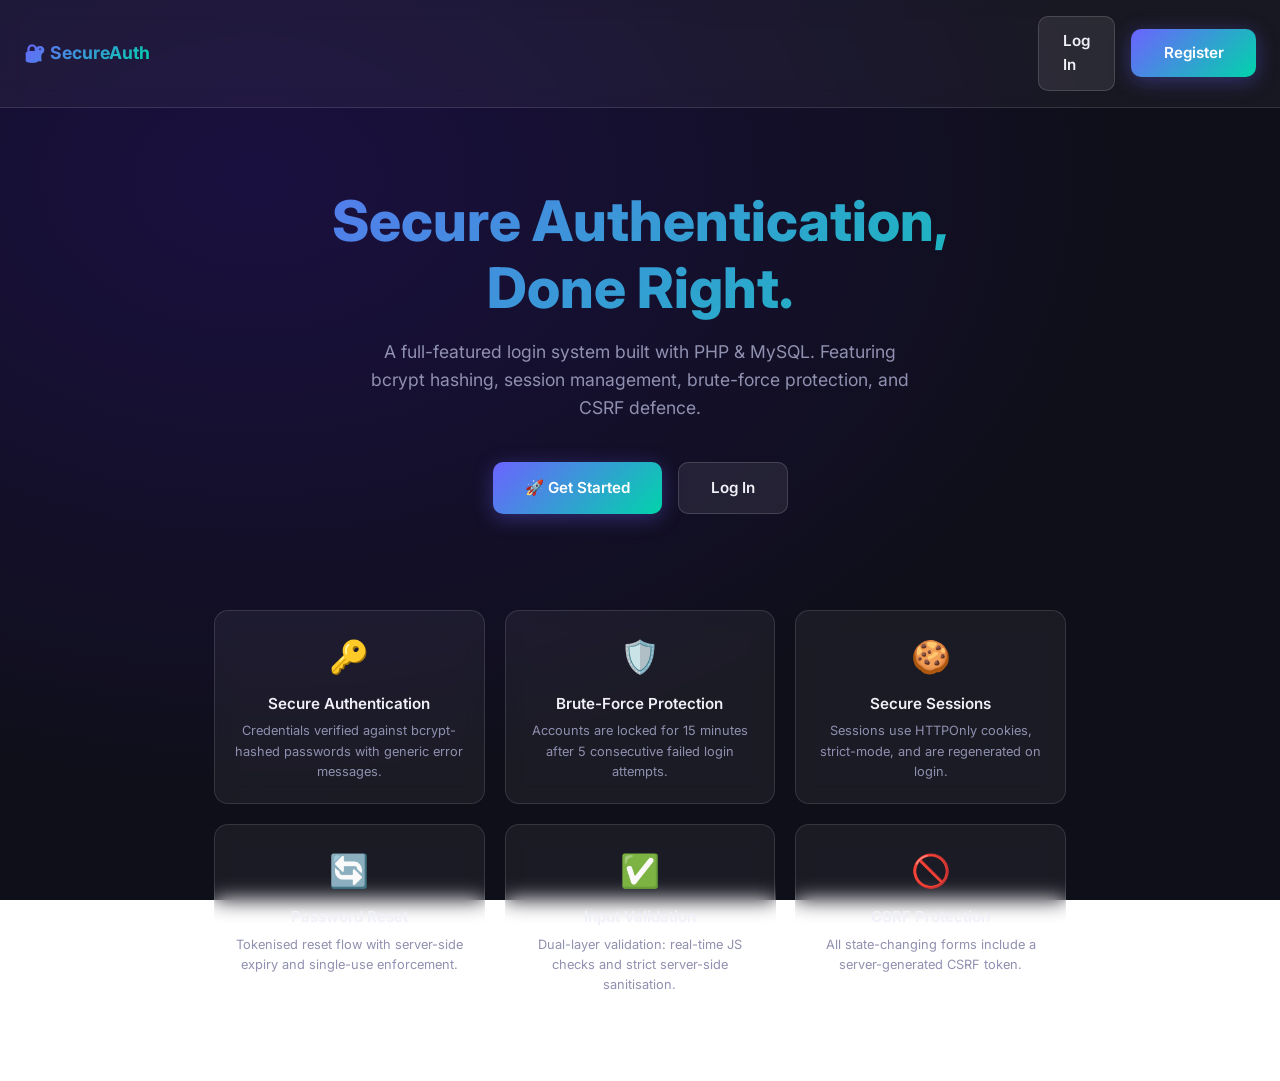
<file: OneDrive/Desktop/class project/frontend/index.html>
<!DOCTYPE html>
<html lang="en">

<head>
    <meta charset="UTF-8">
    <meta name="viewport" content="width=device-width, initial-scale=1.0">
    <meta name="description"
        content="SecureAuth – A secure login system demonstrating PHP, MySQL, session management, and modern security practices.">
    <title>SecureAuth – Secure Login System</title>
    <link rel="stylesheet" href="../assets/style.css">
</head>

<body>

    <!-- Navigation -->
    <nav class="dashboard-nav">
        <span class="brand">🔐 SecureAuth</span>
        <div class="nav-right">
            <a href="login.html" class="btn btn-secondary" id="nav_login">Log In</a>
            <a href="register.html" class="btn btn-primary" id="nav_register">Register</a>
        </div>
    </nav>

    <!-- Hero Section -->
    <section class="landing-hero">
        <h1>Secure Authentication,<br>Done Right.</h1>
        <p>A full-featured login system built with PHP &amp; MySQL. Featuring bcrypt hashing, session management,
            brute-force protection, and CSRF defence.</p>
        <div class="landing-buttons">
            <a href="register.html" class="btn btn-primary" id="hero_register">🚀 Get Started</a>
            <a href="login.html" class="btn btn-secondary" id="hero_login">Log In</a>
        </div>
    </section>

    <!-- Feature Cards -->
    <section class="features-grid">
        <div class="feature-card">
            <div class="feat-icon">🔑</div>
            <h3>Secure Authentication</h3>
            <p>Credentials verified against bcrypt-hashed passwords with generic error messages.</p>
        </div>
        <div class="feature-card">
            <div class="feat-icon">🛡️</div>
            <h3>Brute-Force Protection</h3>
            <p>Accounts are locked for 15 minutes after 5 consecutive failed login attempts.</p>
        </div>
        <div class="feature-card">
            <div class="feat-icon">🍪</div>
            <h3>Secure Sessions</h3>
            <p>Sessions use HTTPOnly cookies, strict-mode, and are regenerated on login.</p>
        </div>
        <div class="feature-card">
            <div class="feat-icon">🔄</div>
            <h3>Password Reset</h3>
            <p>Tokenised reset flow with server-side expiry and single-use enforcement.</p>
        </div>
        <div class="feature-card">
            <div class="feat-icon">✅</div>
            <h3>Input Validation</h3>
            <p>Dual-layer validation: real-time JS checks and strict server-side sanitisation.</p>
        </div>
        <div class="feature-card">
            <div class="feat-icon">🚫</div>
            <h3>CSRF Protection</h3>
            <p>All state-changing forms include a server-generated CSRF token.</p>
        </div>
    </section>

    <script src="../assets/script.js"></script>
</body>

</html>
</file>
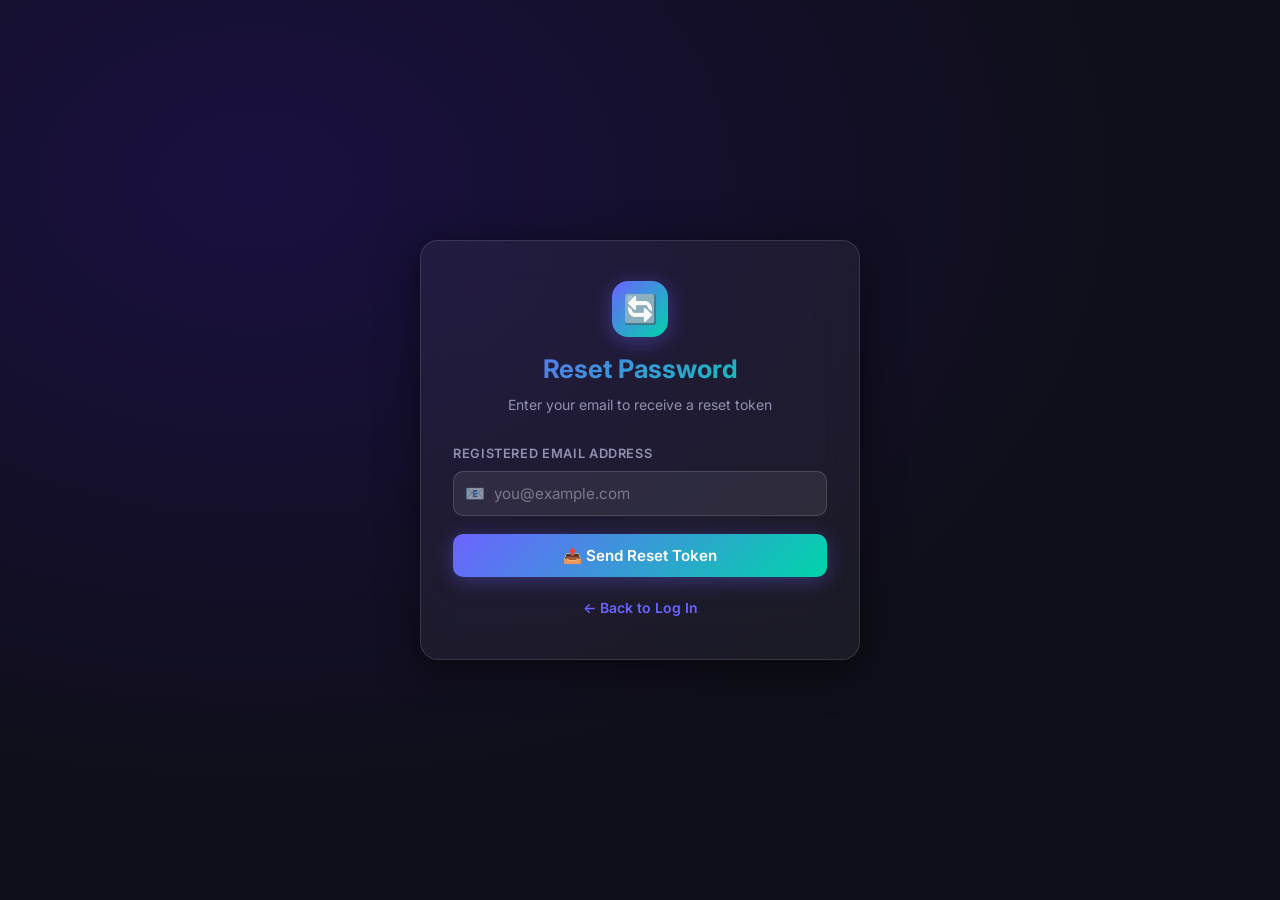
<file: OneDrive/Desktop/class project/frontend/forgot_password.html>
<!DOCTYPE html>
<html lang="en">

<head>
    <meta charset="UTF-8">
    <meta name="viewport" content="width=device-width, initial-scale=1.0">
    <meta name="description" content="Request a password reset for your SecureAuth account.">
    <title>Forgot Password – SecureAuth</title>
    <link rel="stylesheet" href="../assets/style.css">
</head>

<body>
    <div class="page-center">
        <div class="auth-card">

            <div class="logo">
                <div class="logo-icon">🔄</div>
                <h1>Reset Password</h1>
                <p class="subtitle">Enter your email to receive a reset token</p>
            </div>

            <!-- Alerts (shown by JS) -->
            <div id="alert_box" style="display:none;"></div>

            <!-- Request Form -->
            <form id="forgot_form" novalidate>
                <div class="form-group">
                    <label for="email">Registered Email Address</label>
                    <div class="input-wrapper">
                        <span class="input-icon">📧</span>
                        <input type="email" id="email" name="email" placeholder="you@example.com" autocomplete="email"
                            required>
                    </div>
                    <span class="field-error" id="email_error"></span>
                </div>

                <button type="submit" class="btn btn-primary" id="reset_request_submit">
                    📤 Send Reset Token
                </button>
            </form>

            <!-- Token Display (shown after submission) -->
            <div id="token_display" style="display:none;">
                <div class="alert alert-warning" style="flex-direction:column;gap:0.4rem;">
                    <strong>📋 Demo Mode – Your Reset Token:</strong>
                    <code id="token_value" style="
                        background:rgba(255,255,255,0.08);
                        padding:0.5rem 0.75rem;
                        border-radius:6px;
                        font-size:0.78rem;
                        word-break:break-all;
                        display:block;
                        margin-top:0.25rem;
                        cursor:pointer;" title="Click to copy"
                        onclick="navigator.clipboard.writeText(this.textContent).then(()=>{ this.style.color='#4ade80'; })">
                    </code>
                    <small style="color:var(--text-secondary);">
                        ⏱️ Valid for 1 hour. Click token to copy, then proceed below.
                    </small>
                    <a id="proceed_link" href="reset_password.html" class="btn btn-primary"
                        style="width:100%;margin-top:0.5rem;">
                        Enter Reset Token →
                    </a>
                </div>
            </div>

            <div class="auth-footer">
                <a href="login.html">← Back to Log In</a>
            </div>
        </div>
    </div>

    <script src="../assets/script.js"></script>
    <script>
        document.getElementById('forgot_form').addEventListener('submit', function (e) {
            e.preventDefault();

            const email = document.getElementById('email').value.trim();
            const alertBox = document.getElementById('alert_box');

            if (!email || !/^[^\s@]+@[^\s@]+\.[^\s@]+$/.test(email)) {
                alertBox.innerHTML = '<div class="alert alert-error">⚠️ Please enter a valid email address.</div>';
                alertBox.style.display = 'block';
                return;
            }

            // Generic message (no enumeration) — always show the same
            alertBox.innerHTML = '<div class="alert alert-success">✅ If that email is registered, a reset token has been generated. Copy the token below.</div>';
            alertBox.style.display = 'block';

            // Check if user exists in localStorage (for demo purposes)
            const users = JSON.parse(localStorage.getItem('sa_users') || '[]');
            const user = users.find(u => u.email === email);

            if (user) {
                // Generate a demo token (32 random hex bytes = 64 chars)
                const array = new Uint8Array(32);
                crypto.getRandomValues(array);
                const token = Array.from(array).map(b => b.toString(16).padStart(2, '0')).join('');

                // Store token with expiry (1 hour from now)
                localStorage.setItem('sa_reset_token', JSON.stringify({
                    token,
                    email,
                    expires: Date.now() + 3600000
                }));

                // Display token
                document.getElementById('token_value').textContent = token;
                document.getElementById('token_display').style.display = 'block';
                document.getElementById('proceed_link').href =
                    'reset_password.html?email=' + encodeURIComponent(email);
            }

            // Hide the form
            this.style.display = 'none';
        });
    </script>
</body>

</html>
</file>
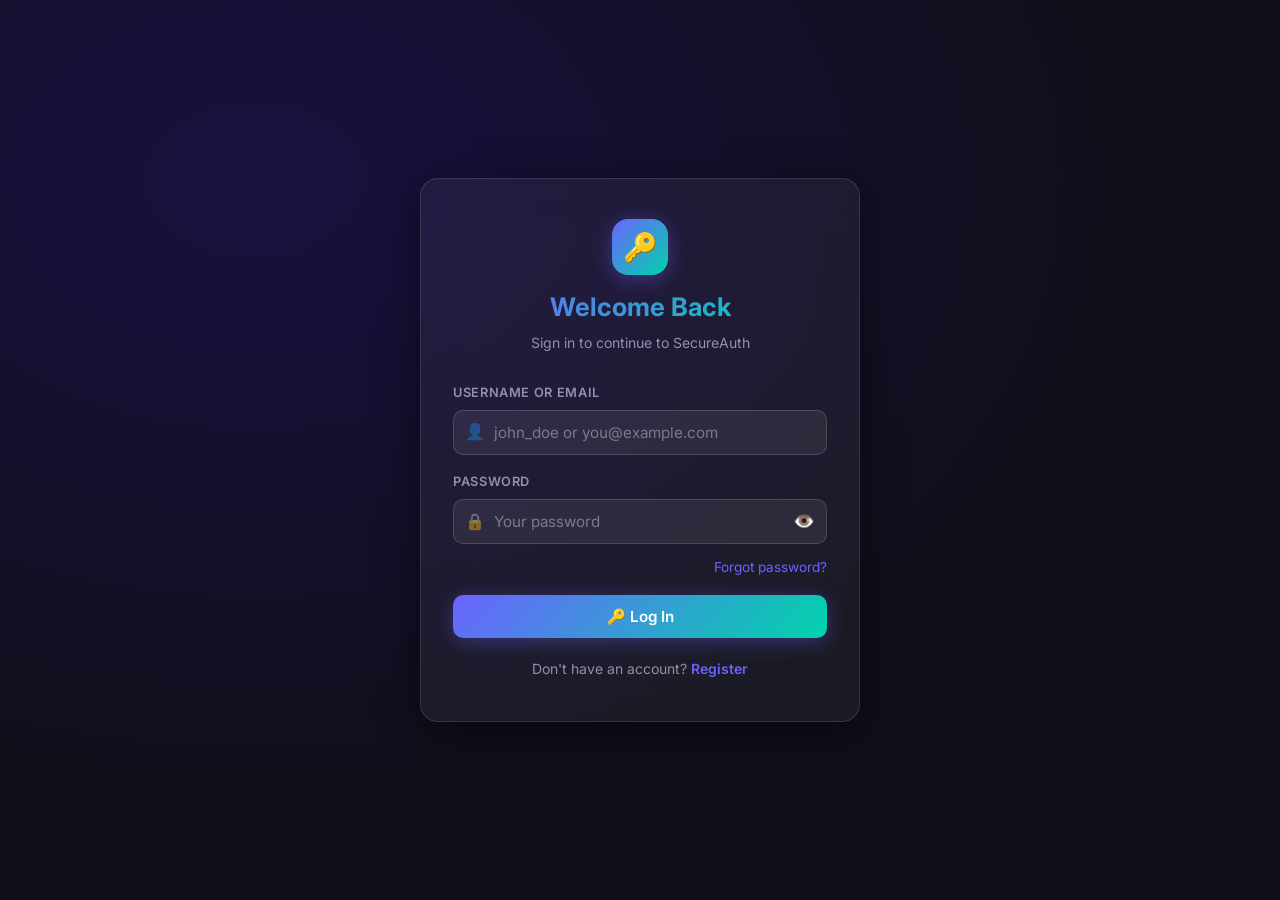
<file: OneDrive/Desktop/class project/frontend/login.html>
<!DOCTYPE html>
<html lang="en">

<head>
    <meta charset="UTF-8">
    <meta name="viewport" content="width=device-width, initial-scale=1.0">
    <meta name="description" content="Log in to your SecureAuth account.">
    <title>Log In – SecureAuth</title>
    <link rel="stylesheet" href="../assets/style.css">
</head>

<body>
    <div class="page-center">
        <div class="auth-card">

            <!-- Logo -->
            <div class="logo">
                <div class="logo-icon">🔑</div>
                <h1>Welcome Back</h1>
                <p class="subtitle">Sign in to continue to SecureAuth</p>
            </div>

            <!-- Flash messages injected by JS -->
            <div id="flash_success" class="alert alert-success" role="alert" style="display:none;"></div>
            <div id="flash_error" class="alert alert-error" role="alert" style="display:none;"></div>

            <!-- Login Form -->
            <form id="login_form" novalidate>

                <!-- Username or Email -->
                <div class="form-group">
                    <label for="identifier">Username or Email</label>
                    <div class="input-wrapper">
                        <span class="input-icon">👤</span>
                        <input type="text" id="identifier" name="identifier" placeholder="john_doe or you@example.com"
                            autocomplete="username" required>
                    </div>
                    <span class="field-error" id="identifier_error"></span>
                </div>

                <!-- Password -->
                <div class="form-group">
                    <label for="password">Password</label>
                    <div class="input-wrapper">
                        <span class="input-icon">🔒</span>
                        <input type="password" id="password" name="password" placeholder="Your password"
                            autocomplete="current-password" required>
                        <button type="button" class="toggle-password" data-target="password"
                            aria-label="Toggle password visibility">👁️</button>
                    </div>
                    <span class="field-error" id="password_error"></span>
                </div>

                <!-- Forgot password -->
                <div style="text-align:right; margin-top:-0.5rem; margin-bottom:1rem;">
                    <a href="forgot_password.html" style="font-size:0.85rem;">Forgot password?</a>
                </div>

                <button type="submit" class="btn btn-primary" id="login_submit">
                    🔑 Log In
                </button>
            </form>

            <div class="auth-footer">
                Don't have an account? <a href="register.html">Register</a>
            </div>
        </div>
    </div>

    <script src="../assets/script.js"></script>
    <script>
        // Show flash messages from localStorage (set by register or logout)
        const flash = localStorage.getItem('sa_flash');
        if (flash) {
            const el = document.getElementById('flash_success');
            el.textContent = '✅ ' + flash;
            el.style.display = 'flex';
            localStorage.removeItem('sa_flash');
        }

        // Brute-force demo state
        const MAX_ATTEMPTS = 5;
        const LOCKOUT_MS = 15 * 60 * 1000; // 15 minutes

        document.getElementById('login_form').addEventListener('submit', function (e) {
            e.preventDefault();

            const identifier = document.getElementById('identifier').value.trim();
            const password = document.getElementById('password').value;
            const errEl = document.getElementById('flash_error');
            errEl.style.display = 'none';

            if (!identifier || !password) {
                errEl.textContent = '⚠️ Please fill in all fields.';
                errEl.style.display = 'flex';
                return;
            }

            // Check lockout
            const lockData = JSON.parse(localStorage.getItem('sa_lockout_' + identifier) || '{}');
            if (lockData.until && Date.now() < lockData.until) {
                const remaining = Math.ceil((lockData.until - Date.now()) / 60000);
                errEl.textContent = `⚠️ Account locked. Try again in ${remaining} minute(s).`;
                errEl.style.display = 'flex';
                return;
            }

            // Find user
            const users = JSON.parse(localStorage.getItem('sa_users') || '[]');
            const user = users.find(u => u.username === identifier || u.email === identifier);

            if (user && user.password === password) {
                // SUCCESS - reset lockout, save session, redirect
                localStorage.removeItem('sa_lockout_' + identifier);
                localStorage.setItem('sa_session', JSON.stringify({
                    user_id: user.id,
                    username: user.username,
                    email: user.email,
                    created_at: user.created_at
                }));
                window.location.href = 'profile.html';
            } else {
                // FAILURE - increment attempts
                const attempts = (lockData.attempts || 0) + 1;
                const remaining = MAX_ATTEMPTS - attempts;
                if (attempts >= MAX_ATTEMPTS) {
                    localStorage.setItem('sa_lockout_' + identifier, JSON.stringify({
                        attempts, until: Date.now() + LOCKOUT_MS
                    }));
                    errEl.textContent = `⚠️ Too many failed attempts. Account locked for 15 minutes.`;
                } else {
                    localStorage.setItem('sa_lockout_' + identifier, JSON.stringify({ attempts }));
                    errEl.textContent = `⚠️ Invalid username or password. ${remaining} attempt(s) remaining before lockout.`;
                }
                errEl.style.display = 'flex';
            }
        });
    </script>
</body>

</html>
</file>
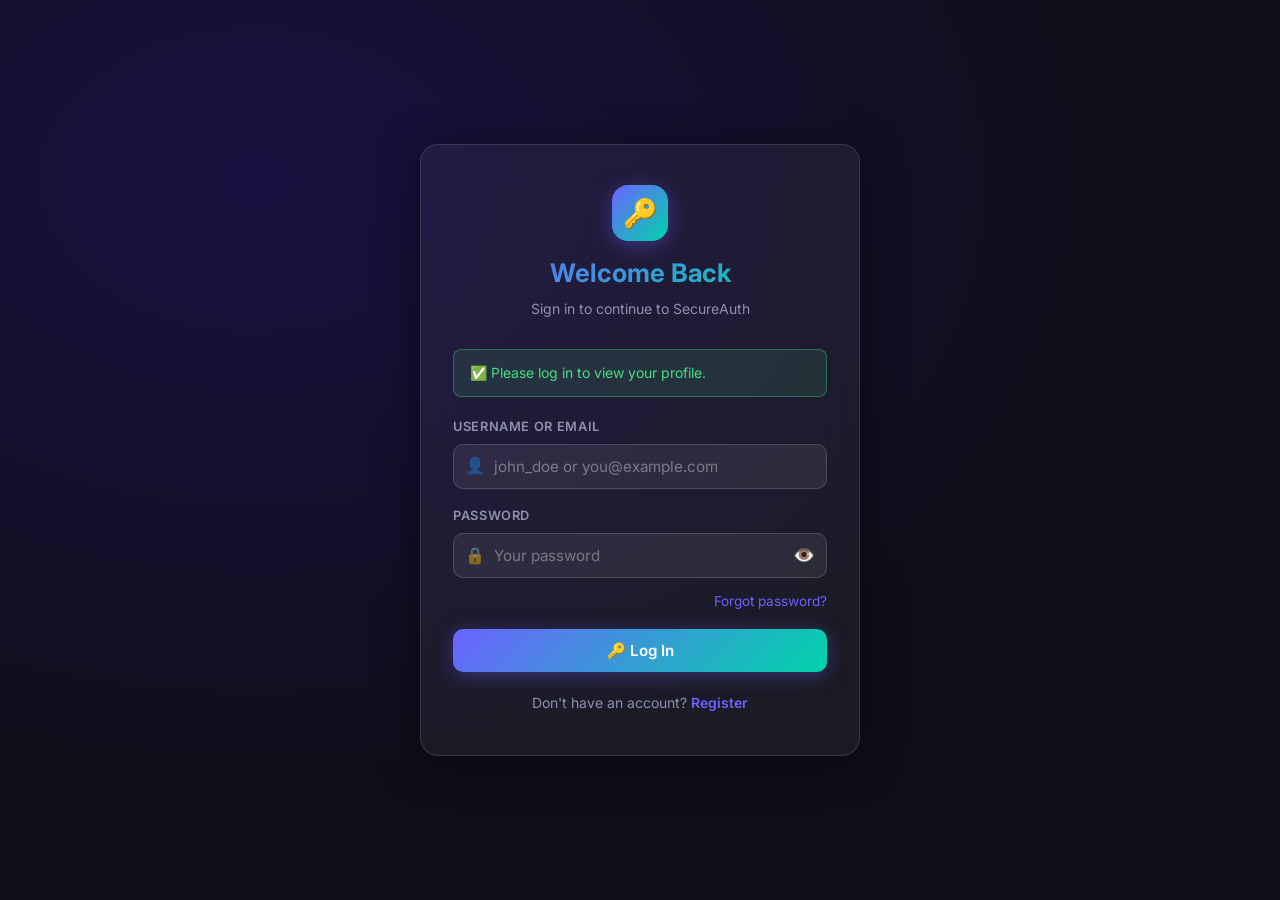
<file: OneDrive/Desktop/class project/frontend/profile.html>
<!DOCTYPE html>
<html lang="en">

<head>
    <meta charset="UTF-8">
    <meta name="viewport" content="width=device-width, initial-scale=1.0">
    <meta name="description" content="Your SecureAuth profile dashboard.">
    <title>Dashboard – SecureAuth</title>
    <link rel="stylesheet" href="../assets/style.css">
</head>

<body>

    <!-- ── Navigation Bar ─────────────────────────────────────────────── -->
    <nav class="dashboard-nav">
        <span class="brand">🔐 SecureAuth</span>
        <div class="nav-right">
            <div class="user-badge" id="user_badge">
                Logged in as <strong id="nav_username">—</strong>
            </div>
            <button class="btn btn-secondary" id="logout_btn">🚪 Logout</button>
        </div>
    </nav>

    <!-- ── Main Content ───────────────────────────────────────────────── -->
    <main class="dashboard-main">

        <div class="dashboard-hero">
            <h1>Hello, <span id="hero_username">—</span>! 👋</h1>
            <p>Welcome to your secure dashboard. Your account is protected and active.</p>
        </div>

        <div class="dashboard-grid">

            <div class="info-card">
                <div class="card-icon">👤</div>
                <h3>Username</h3>
                <div class="card-value gradient" id="card_username">—</div>
            </div>

            <div class="info-card">
                <div class="card-icon">📧</div>
                <h3>Email Address</h3>
                <div class="card-value" id="card_email">—</div>
            </div>

            <div class="info-card">
                <div class="card-icon">📅</div>
                <h3>Member Since</h3>
                <div class="card-value" id="card_created">—</div>
            </div>

            <div class="info-card">
                <div class="card-icon">🏅</div>
                <h3>Days as Member</h3>
                <div class="card-value gradient" id="card_days">—</div>
            </div>

            <div class="info-card">
                <div class="card-icon">🆔</div>
                <h3>Account ID</h3>
                <div class="card-value" id="card_id">—</div>
            </div>

            <div class="info-card">
                <div class="card-icon">🔒</div>
                <h3>Password</h3>
                <div class="card-value" style="margin-bottom:0.75rem;">••••••••••••</div>
                <a href="forgot_password.html" class="btn btn-secondary" id="change_pw_btn"
                    style="width:100%;font-size:0.85rem;padding:0.55rem 1rem;">
                    🔄 Reset Password
                </a>
            </div>

        </div>
    </main>

    <script src="../assets/script.js"></script>
    <script>
        // Auth gate: redirect to login if no session
        const session = JSON.parse(localStorage.getItem('sa_session') || 'null');
        if (!session) {
            localStorage.setItem('sa_flash', 'Please log in to view your profile.');
            window.location.href = 'login.html';
        } else {
            // Populate UI with session data
            document.getElementById('nav_username').textContent = session.username;
            document.getElementById('hero_username').textContent = session.username;
            document.getElementById('card_username').textContent = session.username;
            document.getElementById('card_email').textContent = session.email;
            document.getElementById('card_id').textContent = '#' + (session.user_id || 1);

            // Format date
            const created = new Date(session.created_at || Date.now());
            const options = {
                year: 'numeric', month: 'long', day: 'numeric',
                hour: 'numeric', minute: '2-digit'
            };
            document.getElementById('card_created').textContent = created.toLocaleString('en-US', options);

            // Days as member
            const days = Math.floor((Date.now() - created.getTime()) / 86400000);
            document.getElementById('card_days').textContent = days + (days === 1 ? ' day' : ' days');
        }

        // Logout
        document.getElementById('logout_btn').addEventListener('click', function () {
            if (confirm('Are you sure you want to log out?')) {
                localStorage.removeItem('sa_session');
                localStorage.setItem('sa_flash', 'You have been logged out successfully.');
                window.location.href = 'login.html';
            }
        });
    </script>
</body>

</html>
</file>
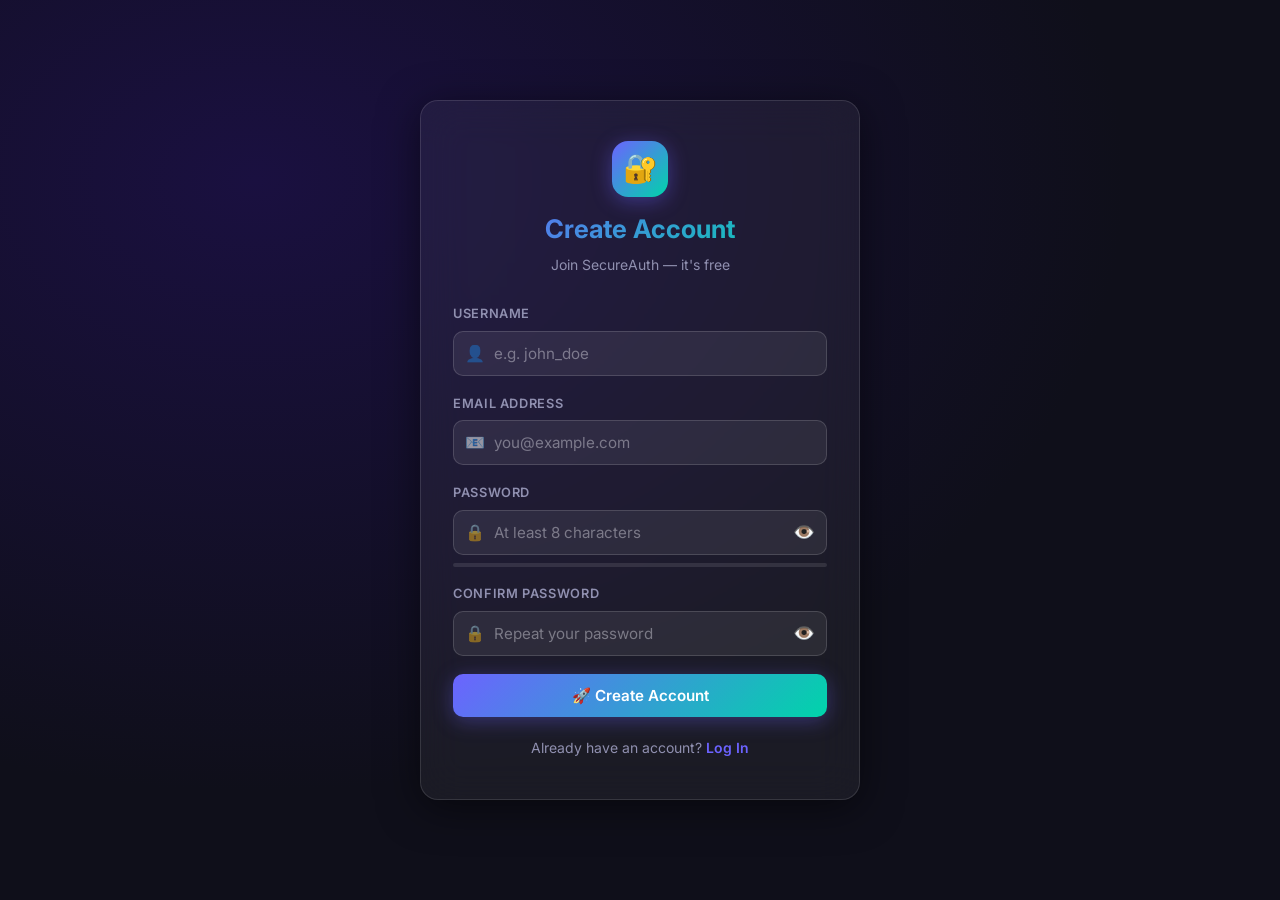
<file: OneDrive/Desktop/class project/frontend/register.html>
<!DOCTYPE html>
<html lang="en">

<head>
    <meta charset="UTF-8">
    <meta name="viewport" content="width=device-width, initial-scale=1.0">
    <meta name="description" content="Create a new SecureAuth account.">
    <title>Register – SecureAuth</title>
    <link rel="stylesheet" href="../assets/style.css">
</head>

<body>
    <div class="page-center">
        <div class="auth-card">

            <!-- Logo -->
            <div class="logo">
                <div class="logo-icon">🔐</div>
                <h1>Create Account</h1>
                <p class="subtitle">Join SecureAuth — it's free</p>
            </div>

            <!-- Demo success message (hidden by default, shown via JS below) -->
            <div class="alert alert-success" id="success_alert" role="alert" style="display:none;">
                ✅ Account created successfully! <a href="login.html">Log In</a>
            </div>

            <!-- Demo error container -->
            <div class="alert alert-error" id="server_error_alert" role="alert" style="display:none;">
                <span>⚠️</span> <span id="server_error_text"></span>
            </div>

            <!-- Registration Form -->
            <form id="register_form" novalidate>

                <!-- Username -->
                <div class="form-group">
                    <label for="username">Username</label>
                    <div class="input-wrapper">
                        <span class="input-icon">👤</span>
                        <input type="text" id="username" name="username" placeholder="e.g. john_doe"
                            autocomplete="username" maxlength="50" required>
                    </div>
                    <span class="field-error" id="username_error"></span>
                </div>

                <!-- Email -->
                <div class="form-group">
                    <label for="email">Email Address</label>
                    <div class="input-wrapper">
                        <span class="input-icon">📧</span>
                        <input type="email" id="email" name="email" placeholder="you@example.com" autocomplete="email"
                            required>
                    </div>
                    <span class="field-error" id="email_error"></span>
                </div>

                <!-- Password -->
                <div class="form-group">
                    <label for="password">Password</label>
                    <div class="input-wrapper">
                        <span class="input-icon">🔒</span>
                        <input type="password" id="password" name="password" placeholder="At least 8 characters"
                            autocomplete="new-password" required>
                        <button type="button" class="toggle-password" data-target="password"
                            aria-label="Toggle password visibility">👁️</button>
                    </div>
                    <span class="field-error" id="password_error"></span>
                    <!-- Strength Meter -->
                    <div class="strength-meter">
                        <div class="strength-meter-fill" id="strength_fill"></div>
                    </div>
                    <span class="strength-label" id="strength_label"></span>
                </div>

                <!-- Confirm Password -->
                <div class="form-group">
                    <label for="confirm_password">Confirm Password</label>
                    <div class="input-wrapper">
                        <span class="input-icon">🔒</span>
                        <input type="password" id="confirm_password" name="confirm_password"
                            placeholder="Repeat your password" autocomplete="new-password" required>
                        <button type="button" class="toggle-password" data-target="confirm_password"
                            aria-label="Toggle confirm">👁️</button>
                    </div>
                    <span class="field-error" id="confirm_password_error"></span>
                </div>

                <button type="submit" class="btn btn-primary" id="register_submit">
                    🚀 Create Account
                </button>
            </form>

            <div class="auth-footer">
                Already have an account? <a href="login.html">Log In</a>
            </div>
        </div>
    </div>

    <script src="../assets/script.js"></script>
    <script>
        // Frontend-only demo: simulate successful registration on valid submit
        document.getElementById('register_form').addEventListener('submit', function (e) {
            e.preventDefault();
            // If form passed JS validation (no is-invalid fields), show success
            const hasErrors = document.querySelectorAll('.is-invalid').length > 0;
            if (!hasErrors && document.getElementById('username').value.trim().length >= 3) {
                // Simulate saving to localStorage for demo login
                const users = JSON.parse(localStorage.getItem('sa_users') || '[]');
                const username = document.getElementById('username').value.trim();
                const email = document.getElementById('email').value.trim();
                const password = document.getElementById('password').value;

                // Check duplicate
                if (users.find(u => u.username === username || u.email === email)) {
                    const errEl = document.getElementById('server_error_alert');
                    document.getElementById('server_error_text').textContent = 'That username or email is already registered.';
                    errEl.style.display = 'flex';
                    return;
                }

                users.push({ username, email, password, created_at: new Date().toISOString(), id: users.length + 1 });
                localStorage.setItem('sa_users', JSON.stringify(users));

                document.getElementById('success_alert').style.display = 'flex';
                this.style.display = 'none';
            }
        });
    </script>
</body>

</html>
</file>
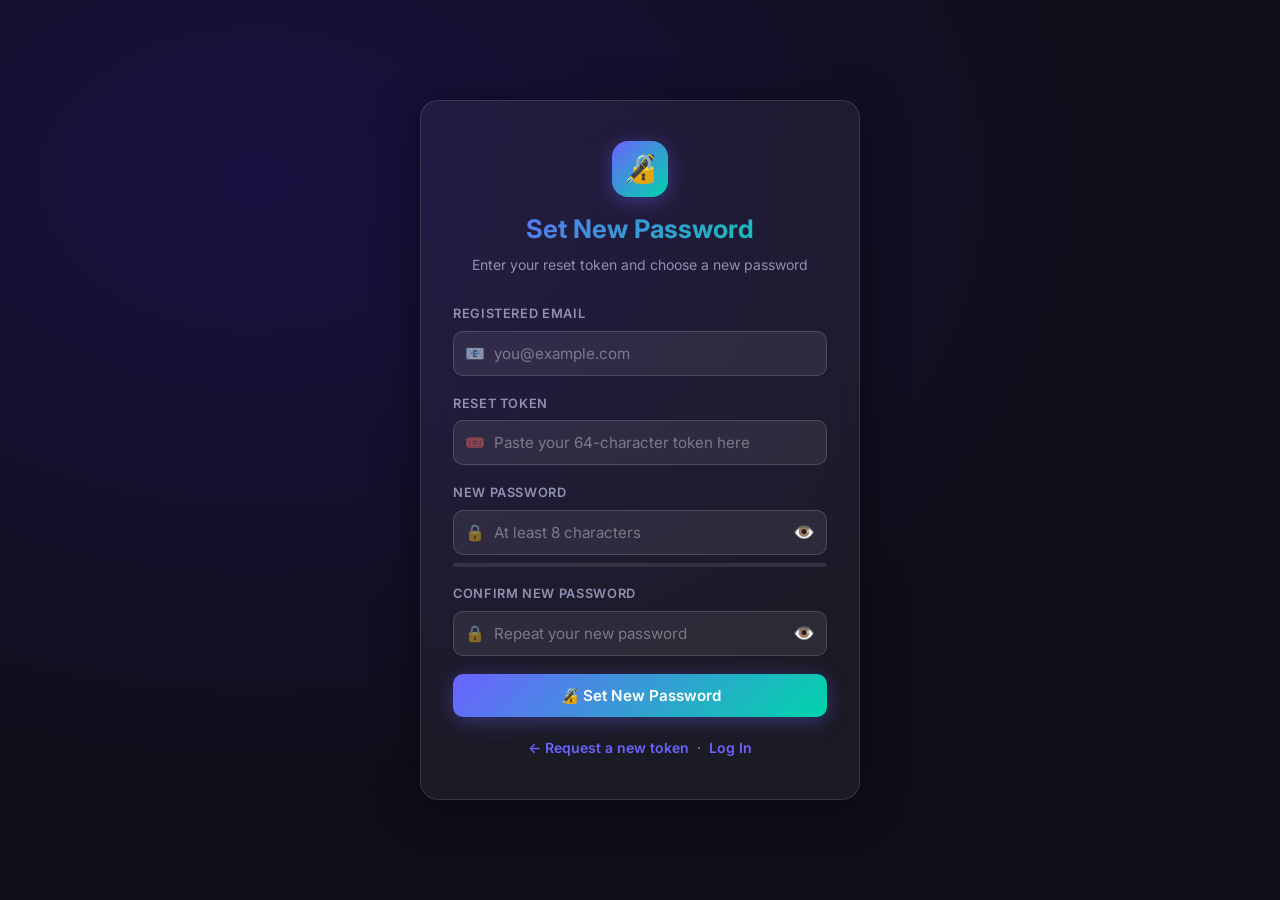
<file: OneDrive/Desktop/class project/frontend/reset_password.html>
<!DOCTYPE html>
<html lang="en">

<head>
    <meta charset="UTF-8">
    <meta name="viewport" content="width=device-width, initial-scale=1.0">
    <meta name="description" content="Set a new password for your SecureAuth account.">
    <title>Set New Password – SecureAuth</title>
    <link rel="stylesheet" href="../assets/style.css">
</head>

<body>
    <div class="page-center">
        <div class="auth-card">

            <div class="logo">
                <div class="logo-icon">🔏</div>
                <h1>Set New Password</h1>
                <p class="subtitle">Enter your reset token and choose a new password</p>
            </div>

            <!-- Alert area -->
            <div id="alert_box" style="display:none;"></div>

            <form id="reset_form" novalidate>

                <!-- Email -->
                <div class="form-group">
                    <label for="email">Registered Email</label>
                    <div class="input-wrapper">
                        <span class="input-icon">📧</span>
                        <input type="email" id="email" name="email" placeholder="you@example.com" autocomplete="email"
                            required>
                    </div>
                </div>

                <!-- Reset Token -->
                <div class="form-group">
                    <label for="token">Reset Token</label>
                    <div class="input-wrapper">
                        <span class="input-icon">🎟️</span>
                        <input type="text" id="token" name="token" placeholder="Paste your 64-character token here"
                            maxlength="64" autocomplete="off" required>
                    </div>
                    <span class="field-error" id="token_error"></span>
                </div>

                <!-- New Password -->
                <div class="form-group">
                    <label for="new_password">New Password</label>
                    <div class="input-wrapper">
                        <span class="input-icon">🔒</span>
                        <input type="password" id="new_password" name="new_password" placeholder="At least 8 characters"
                            autocomplete="new-password" required>
                        <button type="button" class="toggle-password" data-target="new_password"
                            aria-label="Toggle">👁️</button>
                    </div>
                    <span class="field-error" id="new_password_error"></span>
                    <div class="strength-meter">
                        <div class="strength-meter-fill" id="strength_fill"></div>
                    </div>
                    <span class="strength-label" id="strength_label"></span>
                </div>

                <!-- Confirm Password -->
                <div class="form-group">
                    <label for="confirm_password">Confirm New Password</label>
                    <div class="input-wrapper">
                        <span class="input-icon">🔒</span>
                        <input type="password" id="confirm_password" name="confirm_password"
                            placeholder="Repeat your new password" autocomplete="new-password" required>
                        <button type="button" class="toggle-password" data-target="confirm_password"
                            aria-label="Toggle">👁️</button>
                    </div>
                    <span class="field-error" id="confirm_password_error"></span>
                </div>

                <button type="submit" class="btn btn-primary" id="reset_submit">
                    🔏 Set New Password
                </button>
            </form>

            <div class="auth-footer">
                <a href="forgot_password.html">← Request a new token</a>
                &nbsp;·&nbsp;
                <a href="login.html">Log In</a>
            </div>
        </div>
    </div>

    <script src="../assets/script.js"></script>
    <script>
        // Pre-fill email from URL query string
        const params = new URLSearchParams(window.location.search);
        const preEmail = params.get('email');
        if (preEmail) document.getElementById('email').value = preEmail;

        document.getElementById('reset_form').addEventListener('submit', function (e) {
            e.preventDefault();

            const alertBox = document.getElementById('alert_box');
            const email = document.getElementById('email').value.trim();
            const token = document.getElementById('token').value.trim();
            const newPw = document.getElementById('new_password').value;
            const confirmPw = document.getElementById('confirm_password').value;

            alertBox.style.display = 'none';

            // Basic validation
            if (!email || !/^[^\s@]+@[^\s@]+\.[^\s@]+$/.test(email)) {
                alertBox.innerHTML = '<div class="alert alert-error">⚠️ Please enter a valid email address.</div>';
                alertBox.style.display = 'block'; return;
            }
            if (token.length !== 64) {
                alertBox.innerHTML = '<div class="alert alert-error">⚠️ Token must be exactly 64 characters.</div>';
                alertBox.style.display = 'block'; return;
            }
            if (newPw.length < 8) {
                alertBox.innerHTML = '<div class="alert alert-error">⚠️ Password must be at least 8 characters.</div>';
                alertBox.style.display = 'block'; return;
            }
            if (newPw !== confirmPw) {
                alertBox.innerHTML = '<div class="alert alert-error">⚠️ Passwords do not match.</div>';
                alertBox.style.display = 'block'; return;
            }

            // Verify stored token
            const stored = JSON.parse(localStorage.getItem('sa_reset_token') || 'null');

            if (!stored) {
                alertBox.innerHTML = '<div class="alert alert-error">⚠️ No pending reset request found. Please request a new token.</div>';
                alertBox.style.display = 'block'; return;
            }
            if (Date.now() > stored.expires) {
                localStorage.removeItem('sa_reset_token');
                alertBox.innerHTML = '<div class="alert alert-error">⚠️ This reset token has expired. Please request a new one.</div>';
                alertBox.style.display = 'block'; return;
            }
            if (stored.token !== token || stored.email !== email) {
                alertBox.innerHTML = '<div class="alert alert-error">⚠️ Invalid reset token or email. Please check and try again.</div>';
                alertBox.style.display = 'block'; return;
            }

            // SUCCESS — update password in localStorage users array
            const users = JSON.parse(localStorage.getItem('sa_users') || '[]');
            const idx = users.findIndex(u => u.email === email);
            if (idx !== -1) {
                users[idx].password = newPw;   // In real app: bcrypt hash on server
                localStorage.setItem('sa_users', JSON.stringify(users));
            }

            // Delete token (single-use)
            localStorage.removeItem('sa_reset_token');

            // Flash and redirect
            localStorage.setItem('sa_flash', 'Password reset successfully! Please log in with your new password.');
            window.location.href = 'login.html';
        });
    </script>
</body>

</html>
</file>
<file: OneDrive/Desktop/class project/assets/style.css>
/* =====================================================================
   Secure Login System – Global Stylesheet
   Author: Class Project
   Design: Dark Mode, Glassmorphism, Gradient Accents
   ===================================================================== */

/* ── Google Fonts ────────────────────────────────────────────────────── */
@import url('https://fonts.googleapis.com/css2?family=Inter:wght@300;400;500;600;700&display=swap');

/* ── CSS Variables (Design Tokens) ─────────────────────────────────── */
:root {
    /* Brand palette */
    --color-primary:       #6C63FF;
    --color-primary-dark:  #5349d6;
    --color-secondary:     #00D4AA;
    --color-danger:        #FF5C6A;
    --color-warning:       #FFC458;
    --color-success:       #4ADE80;

    /* Surfaces */
    --bg-page:             #0F0F1A;
    --bg-card:             rgba(255,255,255,0.05);
    --bg-input:            rgba(255,255,255,0.07);
    --border-card:         rgba(255,255,255,0.12);
    --border-input:        rgba(255,255,255,0.15);

    /* Text */
    --text-primary:        #F0F0F8;
    --text-secondary:      #9090B0;
    --text-placeholder:    rgba(240,240,248,0.4);

    /* Gradients */
    --gradient-brand:      linear-gradient(135deg, #6C63FF 0%, #00D4AA 100%);
    --gradient-page:       radial-gradient(ellipse at 20% 20%, #1a1040 0%, #0F0F1A 60%);

    /* Misc */
    --radius-card:         18px;
    --radius-input:        10px;
    --radius-btn:          10px;
    --shadow-card:         0 8px 40px rgba(0,0,0,0.5);
    --transition:          0.25s ease;
}

/* ── Reset & Base ────────────────────────────────────────────────────── */
*, *::before, *::after { box-sizing: border-box; margin: 0; padding: 0; }

html { font-size: 16px; scroll-behavior: smooth; }

body {
    font-family: 'Inter', sans-serif;
    background: var(--gradient-page);
    background-attachment: fixed;
    color: var(--text-primary);
    min-height: 100vh;
    line-height: 1.6;
}

a { color: var(--color-primary); text-decoration: none; transition: color var(--transition); }
a:hover { color: var(--color-secondary); }

img { max-width: 100%; display: block; }

/* ── Layout Helpers ─────────────────────────────────────────────────── */
.page-center {
    display: flex;
    align-items: center;
    justify-content: center;
    min-height: 100vh;
    padding: 1.5rem;
}

.container {
    width: 100%;
    max-width: 1100px;
    margin-inline: auto;
    padding-inline: 1.5rem;
}

/* ── Auth Card (Login / Register) ───────────────────────────────────── */
.auth-card {
    background: var(--bg-card);
    border: 1px solid var(--border-card);
    border-radius: var(--radius-card);
    padding: 2.5rem 2rem;
    width: 100%;
    max-width: 440px;
    backdrop-filter: blur(20px);
    -webkit-backdrop-filter: blur(20px);
    box-shadow: var(--shadow-card);
    animation: slideUp 0.4s cubic-bezier(0.4,0,0.2,1);
}

@keyframes slideUp {
    from { opacity: 0; transform: translateY(30px); }
    to   { opacity: 1; transform: translateY(0);    }
}

.auth-card .logo {
    text-align: center;
    margin-bottom: 1.5rem;
}

.auth-card .logo-icon {
    width: 56px;
    height: 56px;
    background: var(--gradient-brand);
    border-radius: 16px;
    display: inline-flex;
    align-items: center;
    justify-content: center;
    font-size: 1.75rem;
    margin-bottom: 0.75rem;
    box-shadow: 0 4px 20px rgba(108,99,255,0.4);
}

.auth-card h1 {
    text-align: center;
    font-size: 1.6rem;
    font-weight: 700;
    margin-bottom: 0.25rem;
    background: var(--gradient-brand);
    -webkit-background-clip: text;
    -webkit-text-fill-color: transparent;
    background-clip: text;
}

.auth-card .subtitle {
    text-align: center;
    color: var(--text-secondary);
    font-size: 0.875rem;
    margin-bottom: 1.75rem;
}

/* ── Form Elements ──────────────────────────────────────────────────── */
.form-group { margin-bottom: 1.1rem; }

.form-group label {
    display: block;
    font-size: 0.8rem;
    font-weight: 600;
    color: var(--text-secondary);
    text-transform: uppercase;
    letter-spacing: 0.05em;
    margin-bottom: 0.4rem;
}

.input-wrapper {
    position: relative;
    display: flex;
    align-items: center;
}

.input-wrapper .input-icon {
    position: absolute;
    left: 12px;
    font-size: 1rem;
    pointer-events: none;
    opacity: 0.5;
}

.form-group input[type="text"],
.form-group input[type="email"],
.form-group input[type="password"] {
    width: 100%;
    padding: 0.75rem 2.75rem 0.75rem 2.5rem;
    background: var(--bg-input);
    border: 1px solid var(--border-input);
    border-radius: var(--radius-input);
    color: var(--text-primary);
    font-size: 0.95rem;
    font-family: inherit;
    outline: none;
    transition: border-color var(--transition), box-shadow var(--transition);
}

.form-group input::placeholder { color: var(--text-placeholder); }

.form-group input:focus {
    border-color: var(--color-primary);
    box-shadow: 0 0 0 3px rgba(108,99,255,0.2);
}

/* Validation States */
.form-group input.is-invalid {
    border-color: var(--color-danger);
    box-shadow: 0 0 0 3px rgba(255,92,106,0.15);
}
.form-group input.is-valid {
    border-color: var(--color-success);
    box-shadow: 0 0 0 3px rgba(74,222,128,0.15);
}

.field-error {
    font-size: 0.78rem;
    color: var(--color-danger);
    margin-top: 0.3rem;
    display: none;
}
.field-error.visible { display: block; animation: fadeIn 0.2s ease; }

/* Toggle password visibility */
.toggle-password {
    position: absolute;
    right: 12px;
    background: none;
    border: none;
    cursor: pointer;
    color: var(--text-secondary);
    font-size: 1.1rem;
    transition: color var(--transition);
    padding: 0;
    line-height: 1;
}
.toggle-password:hover { color: var(--text-primary); }

/* ── Buttons ────────────────────────────────────────────────────────── */
.btn {
    display: inline-flex;
    align-items: center;
    justify-content: center;
    gap: 0.5rem;
    padding: 0.75rem 1.5rem;
    border: none;
    border-radius: var(--radius-btn);
    font-size: 0.95rem;
    font-weight: 600;
    font-family: inherit;
    cursor: pointer;
    transition: transform var(--transition), box-shadow var(--transition), background var(--transition);
}

.btn-primary {
    background: var(--gradient-brand);
    color: #fff;
    width: 100%;
    box-shadow: 0 4px 20px rgba(108,99,255,0.35);
}
.btn-primary:hover  {
    transform: translateY(-2px);
    box-shadow: 0 8px 28px rgba(108,99,255,0.5);
}
.btn-primary:active { transform: translateY(0); }

.btn-secondary {
    background: rgba(255,255,255,0.08);
    color: var(--text-primary);
    border: 1px solid var(--border-input);
}
.btn-secondary:hover { background: rgba(255,255,255,0.14); }

.btn-danger {
    background: var(--color-danger);
    color: #fff;
}

/* ── Alert / Flash Messages ─────────────────────────────────────────── */
.alert {
    padding: 0.75rem 1rem;
    border-radius: 8px;
    font-size: 0.875rem;
    margin-bottom: 1.25rem;
    display: flex;
    align-items: flex-start;
    gap: 0.5rem;
    animation: fadeIn 0.3s ease;
}
.alert-error   { background: rgba(255,92,106,0.15); border: 1px solid rgba(255,92,106,0.4); color: #ff8a94; }
.alert-success { background: rgba(74,222,128,0.12); border: 1px solid rgba(74,222,128,0.35); color: #4ade80; }
.alert-info    { background: rgba(108,99,255,0.12); border: 1px solid rgba(108,99,255,0.35); color: #a29bfe; }
.alert-warning { background: rgba(255,196,88,0.12); border: 1px solid rgba(255,196,88,0.35); color: #ffc458; }

@keyframes fadeIn {
    from { opacity: 0; transform: translateY(-6px); }
    to   { opacity: 1; transform: translateY(0);    }
}

/* ── Auth Footer Link ───────────────────────────────────────────────── */
.auth-footer {
    text-align: center;
    margin-top: 1.25rem;
    font-size: 0.875rem;
    color: var(--text-secondary);
}
.auth-footer a { font-weight: 600; }

/* ── Password Strength Meter ────────────────────────────────────────── */
.strength-meter {
    height: 4px;
    border-radius: 2px;
    background: rgba(255,255,255,0.1);
    margin-top: 0.5rem;
    overflow: hidden;
}
.strength-meter-fill {
    height: 100%;
    border-radius: 2px;
    width: 0;
    transition: width 0.4s ease, background 0.4s ease;
}
.strength-meter-fill.weak   { width: 33%;  background: var(--color-danger);  }
.strength-meter-fill.medium { width: 66%;  background: var(--color-warning); }
.strength-meter-fill.strong { width: 100%; background: var(--color-success); }

.strength-label {
    font-size: 0.75rem;
    margin-top: 0.25rem;
    color: var(--text-secondary);
}

/* ── Dashboard / Profile ────────────────────────────────────────────── */
.dashboard-nav {
    display: flex;
    align-items: center;
    justify-content: space-between;
    padding: 1rem 1.5rem;
    background: rgba(255,255,255,0.04);
    border-bottom: 1px solid var(--border-card);
    backdrop-filter: blur(10px);
    -webkit-backdrop-filter: blur(10px);
    position: sticky;
    top: 0;
    z-index: 100;
}

.dashboard-nav .brand {
    font-size: 1.1rem;
    font-weight: 700;
    background: var(--gradient-brand);
    -webkit-background-clip: text;
    -webkit-text-fill-color: transparent;
    background-clip: text;
    display: flex;
    align-items: center;
    gap: 0.5rem;
}

.dashboard-nav .nav-right {
    display: flex;
    align-items: center;
    gap: 1rem;
}

.dashboard-nav .user-badge {
    background: var(--bg-input);
    border: 1px solid var(--border-input);
    border-radius: 8px;
    padding: 0.35rem 0.75rem;
    font-size: 0.875rem;
    color: var(--text-secondary);
}

.dashboard-nav .user-badge strong { color: var(--text-primary); }

.dashboard-main {
    padding: 2.5rem 1.5rem;
    max-width: 900px;
    margin-inline: auto;
}

.dashboard-hero h1 {
    font-size: 2rem;
    font-weight: 700;
    margin-bottom: 0.25rem;
}

.dashboard-hero h1 span {
    background: var(--gradient-brand);
    -webkit-background-clip: text;
    -webkit-text-fill-color: transparent;
    background-clip: text;
}

.dashboard-hero p {
    color: var(--text-secondary);
    margin-bottom: 2rem;
}

.dashboard-grid {
    display: grid;
    grid-template-columns: repeat(auto-fit, minmax(280px, 1fr));
    gap: 1.5rem;
}

.info-card {
    background: var(--bg-card);
    border: 1px solid var(--border-card);
    border-radius: var(--radius-card);
    padding: 1.5rem;
    backdrop-filter: blur(20px);
    -webkit-backdrop-filter: blur(20px);
    transition: transform var(--transition), box-shadow var(--transition);
}

.info-card:hover {
    transform: translateY(-4px);
    box-shadow: 0 12px 40px rgba(0,0,0,0.4);
}

.info-card .card-icon {
    font-size: 2rem;
    margin-bottom: 0.75rem;
}

.info-card h3 {
    font-size: 0.8rem;
    text-transform: uppercase;
    letter-spacing: 0.07em;
    color: var(--text-secondary);
    margin-bottom: 0.5rem;
}

.info-card .card-value {
    font-size: 1rem;
    font-weight: 600;
    color: var(--text-primary);
    word-break: break-all;
}

.info-card .card-value.gradient {
    background: var(--gradient-brand);
    -webkit-background-clip: text;
    -webkit-text-fill-color: transparent;
    background-clip: text;
}

/* ── Index (Landing Page) ───────────────────────────────────────────── */
.landing-hero {
    text-align: center;
    padding: 5rem 1.5rem 4rem;
}

.landing-hero h1 {
    font-size: clamp(2rem, 5vw, 3.5rem);
    font-weight: 800;
    line-height: 1.2;
    margin-bottom: 1rem;
    background: var(--gradient-brand);
    -webkit-background-clip: text;
    -webkit-text-fill-color: transparent;
    background-clip: text;
}

.landing-hero p {
    font-size: 1.1rem;
    color: var(--text-secondary);
    max-width: 560px;
    margin: 0 auto 2.5rem;
}

.landing-buttons {
    display: flex;
    gap: 1rem;
    justify-content: center;
    flex-wrap: wrap;
}

.landing-buttons .btn { width: auto; padding: 0.8rem 2rem; }

.features-grid {
    display: grid;
    grid-template-columns: repeat(auto-fit, minmax(200px, 1fr));
    gap: 1.25rem;
    padding: 2rem 1.5rem 4rem;
    max-width: 900px;
    margin-inline: auto;
}

.feature-card {
    background: var(--bg-card);
    border: 1px solid var(--border-card);
    border-radius: 14px;
    padding: 1.25rem;
    text-align: center;
    backdrop-filter: blur(10px);
    transition: transform var(--transition);
}

.feature-card:hover { transform: translateY(-4px); }
.feature-card .feat-icon { font-size: 2rem; margin-bottom: 0.6rem; }
.feature-card h3 { font-size: 0.95rem; font-weight: 600; margin-bottom: 0.3rem; }
.feature-card p  { font-size: 0.8rem; color: var(--text-secondary); }

/* ── Divider ─────────────────────────────────────────────────────────── */
.divider {
    display: flex;
    align-items: center;
    gap: 0.75rem;
    margin: 1rem 0;
    color: var(--text-secondary);
    font-size: 0.8rem;
}
.divider::before,
.divider::after {
    content: '';
    flex: 1;
    height: 1px;
    background: var(--border-card);
}

/* ── Utility ─────────────────────────────────────────────────────────── */
.text-center { text-align: center; }
.mt-1 { margin-top: 0.5rem; }
.mt-2 { margin-top: 1rem; }
.mb-1 { margin-bottom: 0.5rem; }
.w-full { width: 100%; }

/* ── Responsive ──────────────────────────────────────────────────────── */
@media (max-width: 600px) {
    .auth-card { padding: 2rem 1.25rem; }
    .dashboard-main { padding: 1.5rem 1rem; }
    .dashboard-hero h1 { font-size: 1.5rem; }
    .dashboard-nav { flex-wrap: wrap; gap: 0.5rem; }
}
</file>
